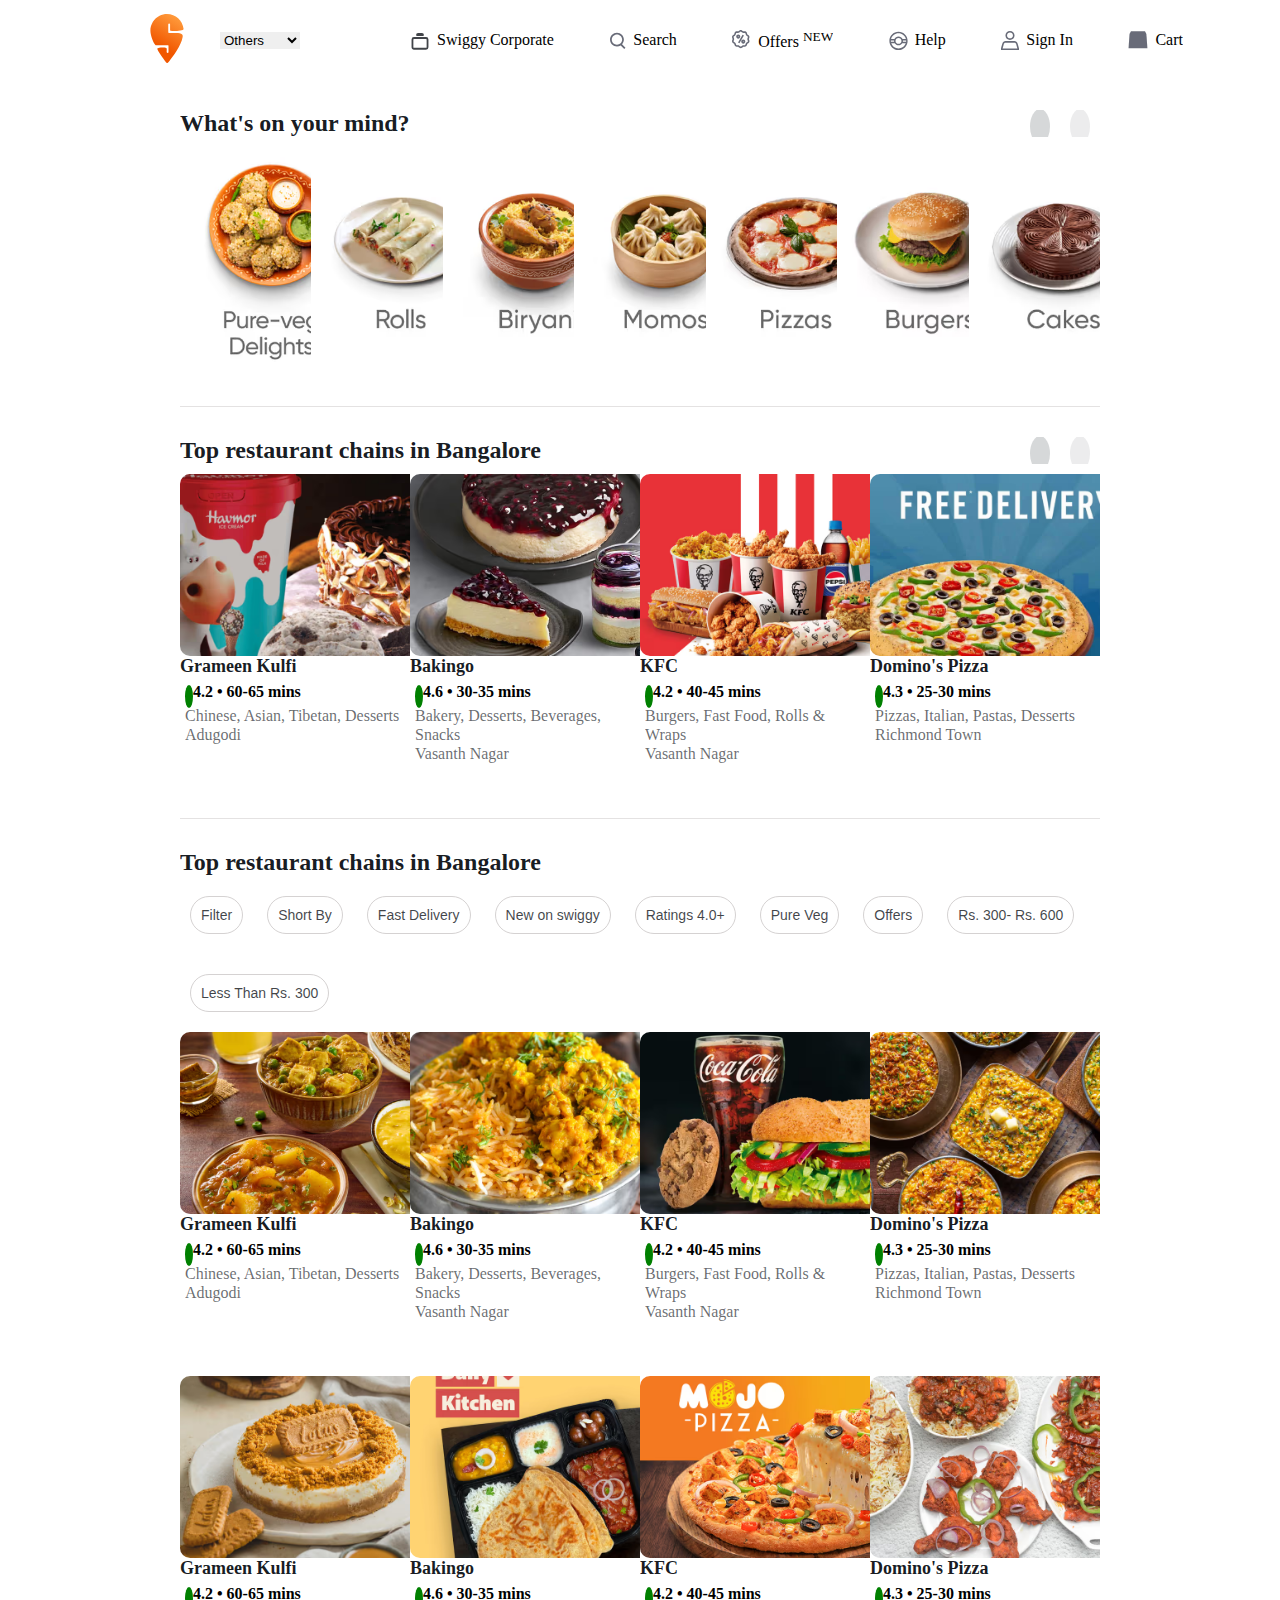
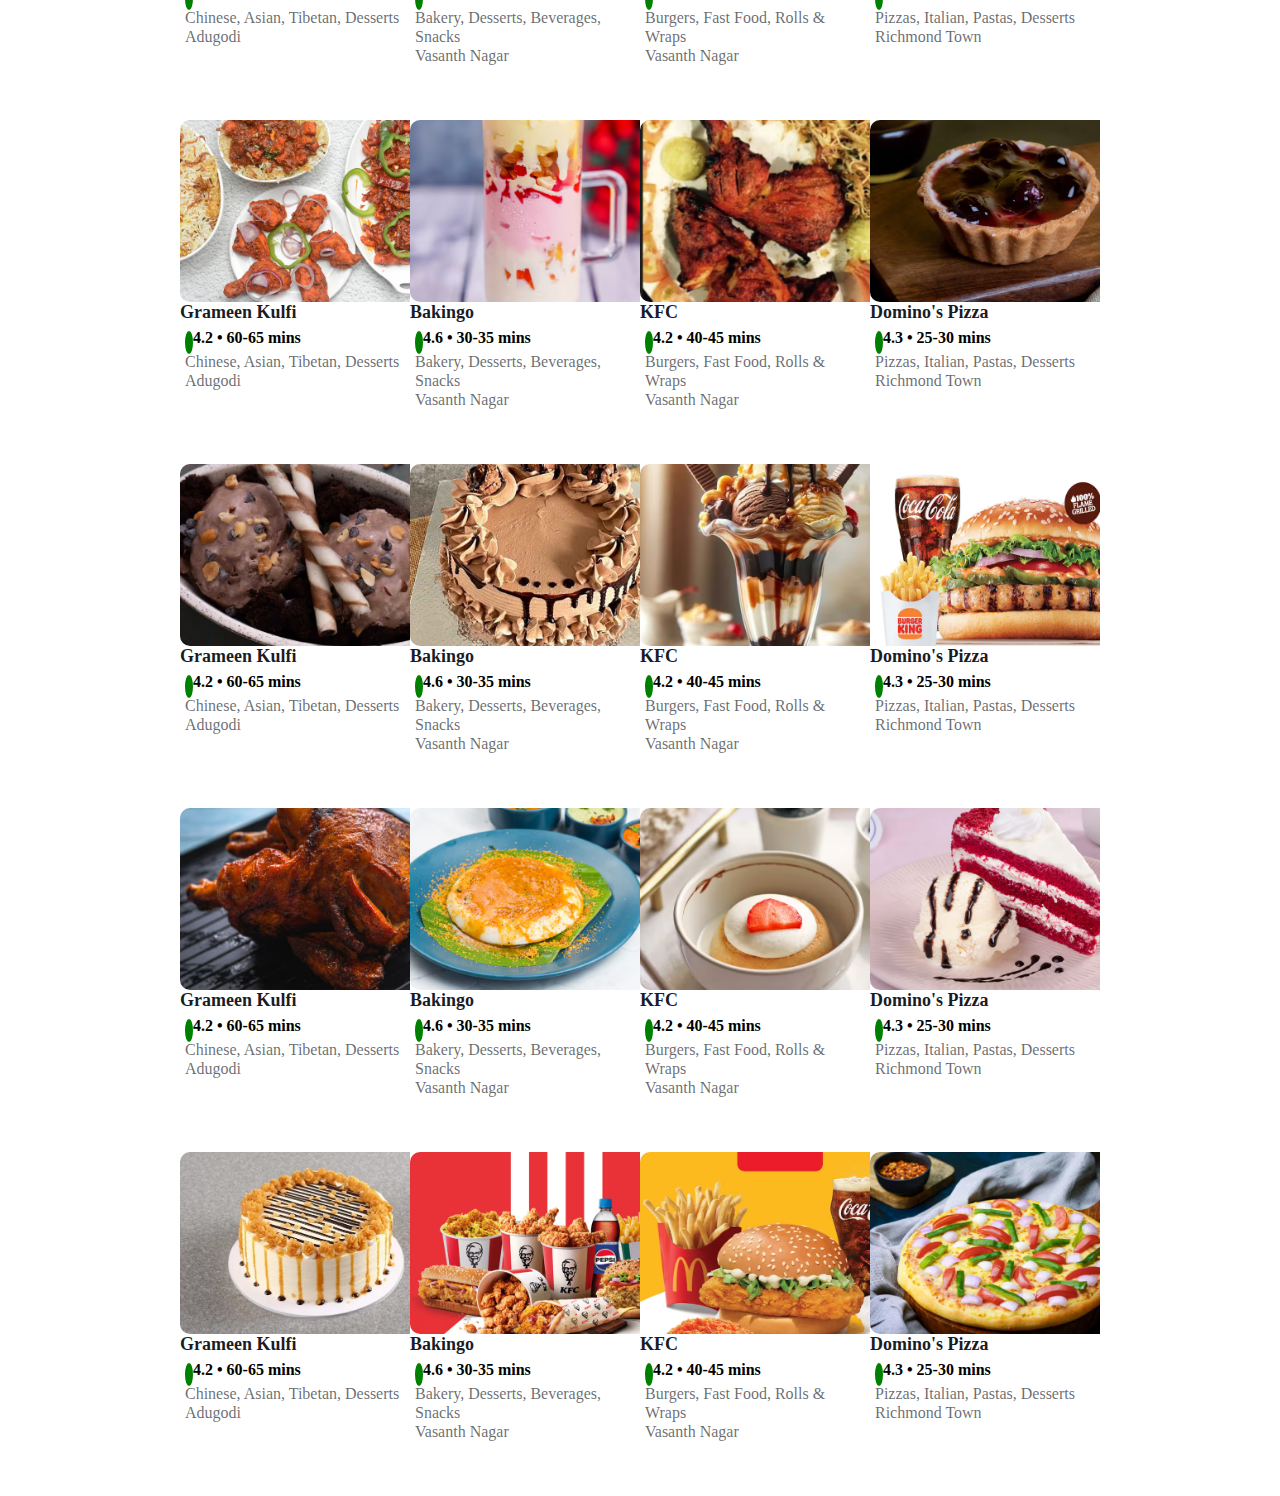
<file: index.html>
<!DOCTYPE html>
<html lang="en">

<head>
    <meta charset="UTF-8">
    <meta name="viewport" content="width=device-width, initial-scale=1.0">
    <title>Swiggy Food Delivery Website</title>
    <link rel="stylesheet" href="./style.css">

    <link rel="stylesheet" href="https://cdnjs.cloudflare.com/ajax/libs/font-awesome/6.6.0/css/all.min.css" integrity="sha512-Kc323vGBEqzTmouAECnVceyQqyqdsSiqLQISBL29aUW4U/M7pSPA/gEUZQqv1cwx4OnYxTxve5UMg5GT6L4JJg==" crossorigin="anonymous" referrerpolicy="no-referrer" />
</head>

<body>
    <div class="swiggy">
        <div class="swiggy-header">
            <header>
                <div class="header-left">
                    <div class="logo">
                        <svg class="_8pSp-" viewBox="0 0 559 825" height="49" width="34" fill="#fc8019">
                            <path fill-rule="evenodd" clip-rule="evenodd"
                                d="M542.92 388.542C546.805 366.526 542.355 349.598 530.881 340.76C513.621 327.466 487.698 320.236 425.954 320.236C380.271 320.236 331.225 320.286 310.268 320.275C308.322 319.894 301.285 317.604 301.02 309.112L300.734 174.289C300.727 165.779 307.531 158.857 315.943 158.839C324.369 158.825 331.204 165.723 331.211 174.226C331.211 174.226 331.421 247.414 331.441 273.424C331.441 275.936 332.892 281.8 338.549 283.328C375.43 293.267 561.865 285.999 558.967 251.804C543.147 109.96 424.476 0 280.394 0C235.021 0 192.065 10.9162 154.026 30.2754C62.9934 77.5955 -1.65904 173.107 0.0324268 283.43C1.23215 361.622 52.2203 500.605 83.434 521.234C97.8202 530.749 116.765 527.228 201.484 527.228C239.903 527.228 275.679 527.355 293.26 527.436C295.087 527.782 304.671 530.001 304.671 538.907L304.894 641.393C304.915 649.907 298.104 656.826 289.678 656.829C281.266 656.843 274.434 649.953 274.42 641.446C274.42 641.446 275.17 600.322 275.17 584.985C275.17 581.435 275.424 575.339 265.178 570.727C231.432 555.553 121.849 564.712 115.701 581.457C113.347 587.899 125.599 612.801 144.459 644.731C170.102 685.624 211.889 747.245 245.601 792.625C261.047 813.417 268.77 823.813 280.467 824.101C292.165 824.389 300.514 814.236 317.213 793.928C383.012 713.909 516.552 537.663 542.92 388.542Z"
                                fill="url(#paint0_linear_19447_66107)"></path>
                                <defs>
                                    <linearGradient id="paint0_linear_19447_66107" x1="445.629" y1="63.8626" x2="160.773"
                                        y2="537.598" gradientUnits="userSpaceOnUse">
                                        <stop stop-color="#FF993A"></stop>
                                        <stop offset="1" stop-color="#F15700"></stop>
                                    </linearGradient>
                            </defs>
                        </svg>
                    </div>
                    <div class="loc">
                        <select name="" id="">
                            <option value="">Others</option>
                        </select>
                    </div>
                </div>
                <div class="header-right">
                    <div class="option-1">
                        <svg class="_1GTCc" viewBox="0 0 20 20" height="20" width="20" fill="#ff00ff">
                            <rect x="2.46094" y="7.98145" width="15.0784" height="10.7765" rx="1.52523" stroke="#02060C"
                                stroke-opacity="0.75" fill="none" stroke-width="1.8" stroke-linejoin="round"></rect>
                            <path
                                d="M6.17822 4.91866C6.17822 3.90782 6.99767 3.08838 8.0085 3.08838H11.9916C13.0024 3.08838 13.8219 3.90782 13.8219 4.91866V5.22965C13.8219 5.61625 13.5085 5.92965 13.1219 5.92965H6.87822C6.49162 5.92965 6.17822 5.61625 6.17822 5.22965V4.91866Z"
                                fill="#02060C" fill-opacity="0.75"></path>
                        </svg>
                        <span>Swiggy Corporate</span>
                    </div>
                    <div class="option-2">
                        <svg class="_1GTCc" viewBox="5 -1 12 25" height="17" width="17" fill="#686b78">
                            <path
                                d="M17.6671481,17.1391632 L22.7253317,22.1973467 L20.9226784,24 L15.7041226,18.7814442 C14.1158488,19.8024478 12.225761,20.3946935 10.1973467,20.3946935 C4.56550765,20.3946935 0,15.8291858 0,10.1973467 C0,4.56550765 4.56550765,0 10.1973467,0 C15.8291858,0 20.3946935,4.56550765 20.3946935,10.1973467 C20.3946935,12.8789625 19.3595949,15.3188181 17.6671481,17.1391632 Z M10.1973467,17.8453568 C14.4212261,17.8453568 17.8453568,14.4212261 17.8453568,10.1973467 C17.8453568,5.97346742 14.4212261,2.54933669 10.1973467,2.54933669 C5.97346742,2.54933669 2.54933669,5.97346742 2.54933669,10.1973467 C2.54933669,14.4212261 5.97346742,17.8453568 10.1973467,17.8453568 Z">
                            </path>
                        </svg>
                        <span>Search</span>
                    </div>
                    <div class="option-3">
                        <svg class="_1GTCc" viewBox="0 0 32 32" height="19" width="19" fill="#686b78">
                            <path
                                d="M14.2 2.864l-1.899 1.38c-0.612 0.447-1.35 0.687-2.11 0.687h-2.352c-0.386 0-0.727 0.248-0.845 0.613l-0.728 2.238c-0.235 0.721-0.691 1.348-1.302 1.79l-1.905 1.385c-0.311 0.226-0.442 0.626-0.323 0.991l0.728 2.241c0.232 0.719 0.232 1.492-0.001 2.211l-0.727 2.237c-0.119 0.366 0.011 0.767 0.323 0.994l1.906 1.384c0.61 0.445 1.064 1.070 1.3 1.79l0.728 2.24c0.118 0.365 0.459 0.613 0.844 0.613h2.352c0.759 0 1.497 0.24 2.107 0.685l1.9 1.381c0.313 0.227 0.736 0.227 1.048 0.001l1.9-1.38c0.613-0.447 1.349-0.687 2.11-0.687h2.352c0.384 0 0.726-0.248 0.845-0.615l0.727-2.235c0.233-0.719 0.688-1.346 1.302-1.794l1.904-1.383c0.311-0.226 0.442-0.627 0.323-0.993l-0.728-2.239c-0.232-0.718-0.232-1.49 0.001-2.213l0.727-2.238c0.119-0.364-0.012-0.765-0.324-0.992l-1.901-1.383c-0.614-0.445-1.070-1.074-1.302-1.793l-0.727-2.236c-0.119-0.366-0.461-0.614-0.845-0.614h-2.352c-0.76 0-1.497-0.239-2.107-0.685l-1.903-1.382c-0.313-0.227-0.736-0.226-1.047-0.001zM16.829 0.683l1.907 1.385c0.151 0.11 0.331 0.168 0.521 0.168h2.352c1.551 0 2.927 1 3.408 2.475l0.728 2.241c0.057 0.177 0.169 0.332 0.321 0.442l1.902 1.383c1.258 0.912 1.784 2.531 1.304 4.006l-0.726 2.234c-0.058 0.182-0.058 0.375-0.001 0.552l0.727 2.237c0.48 1.477-0.046 3.096-1.303 4.007l-1.9 1.38c-0.153 0.112-0.266 0.268-0.324 0.447l-0.727 2.237c-0.48 1.477-1.856 2.477-3.408 2.477h-2.352c-0.19 0-0.37 0.058-0.523 0.17l-1.904 1.383c-1.256 0.911-2.956 0.911-4.213-0.001l-1.903-1.384c-0.15-0.11-0.332-0.168-0.521-0.168h-2.352c-1.554 0-2.931-1.001-3.408-2.477l-0.726-2.234c-0.059-0.18-0.173-0.338-0.324-0.448l-1.902-1.381c-1.258-0.912-1.784-2.53-1.304-4.008l0.727-2.235c0.058-0.179 0.058-0.373 0.001-0.551l-0.727-2.236c-0.481-1.476 0.046-3.095 1.302-4.006l1.905-1.385c0.151-0.11 0.264-0.265 0.323-0.444l0.727-2.235c0.478-1.476 1.855-2.477 3.408-2.477h2.352c0.189 0 0.371-0.059 0.523-0.17l1.902-1.383c1.256-0.911 2.956-0.911 4.212 0zM18.967 23.002c-1.907 0-3.453-1.546-3.453-3.453s1.546-3.453 3.453-3.453c1.907 0 3.453 1.546 3.453 3.453s-1.546 3.453-3.453 3.453zM18.967 20.307c0.419 0 0.758-0.339 0.758-0.758s-0.339-0.758-0.758-0.758c-0.419 0-0.758 0.339-0.758 0.758s0.339 0.758 0.758 0.758zM10.545 14.549c-1.907 0-3.453-1.546-3.453-3.453s1.546-3.453 3.453-3.453c1.907 0 3.453 1.546 3.453 3.453s-1.546 3.453-3.453 3.453zM10.545 11.855c0.419 0 0.758-0.339 0.758-0.758s-0.339-0.758-0.758-0.758c-0.419 0-0.758 0.339-0.758 0.758s0.339 0.758 0.758 0.758zM17.78 7.882l2.331 1.352-7.591 13.090-2.331-1.352 7.591-13.090z">
                            </path>
                        </svg>
                        <span>
                            Offers
                            <sup>NEW</sup>
                        </span>

                    </div>
                    <div class="option-4">
                        <svg class="_1GTCc" viewBox="6 -1 12 25" height="19" width="19" fill="#686b78">
                            <path
                                d="M21.966903,13.2244898 C22.0156989,12.8231523 22.0408163,12.4145094 22.0408163,12 C22.0408163,11.8357822 22.036874,11.6724851 22.029079,11.5101984 L17.8574333,11.5102041 C17.8707569,11.6717062 17.877551,11.8350597 17.877551,12 C17.877551,12.4199029 17.8335181,12.8295214 17.749818,13.2244898 L21.966903,13.2244898 Z M21.5255943,15.1836735 L16.9414724,15.1836735 C15.8950289,16.8045422 14.0728218,17.877551 12,17.877551 C9.92717823,17.877551 8.1049711,16.8045422 7.05852762,15.1836735 L2.47440565,15.1836735 C3.80564362,19.168549 7.56739481,22.0408163 12,22.0408163 C16.4326052,22.0408163 20.1943564,19.168549 21.5255943,15.1836735 Z M21.7400381,9.55102041 C20.6468384,5.18931674 16.7006382,1.95918367 12,1.95918367 C7.2993618,1.95918367 3.3531616,5.18931674 2.25996187,9.55102041 L6.6553883,9.55102041 C7.58404845,7.5276442 9.62792376,6.12244898 12,6.12244898 C14.3720762,6.12244898 16.4159515,7.5276442 17.3446117,9.55102041 L21.7400381,9.55102041 Z M2.03309705,13.2244898 L6.25018203,13.2244898 C6.16648186,12.8295214 6.12244898,12.4199029 6.12244898,12 C6.12244898,11.8350597 6.1292431,11.6717062 6.14256675,11.5102041 L1.97092075,11.5102041 C1.96312595,11.6724851 1.95918367,11.8357822 1.95918367,12 C1.95918367,12.4145094 1.98430112,12.8231523 2.03309705,13.2244898 Z M12,24 C5.372583,24 0,18.627417 0,12 C0,5.372583 5.372583,0 12,0 C18.627417,0 24,5.372583 24,12 C24,18.627417 18.627417,24 12,24 Z M12,15.9183673 C14.1640545,15.9183673 15.9183673,14.1640545 15.9183673,12 C15.9183673,9.83594547 14.1640545,8.08163265 12,8.08163265 C9.83594547,8.08163265 8.08163265,9.83594547 8.08163265,12 C8.08163265,14.1640545 9.83594547,15.9183673 12,15.9183673 Z">
                            </path>
                        </svg>
                        <span>Help</span>
                    </div>
                    <div class="option-5">
                        <svg class="_1GTCc" viewBox="6 0 12 24" height="19" width="18" fill="#686b78">
                            <path
                                d="M11.9923172,11.2463768 C8.81761115,11.2463768 6.24400341,8.72878961 6.24400341,5.62318841 C6.24400341,2.5175872 8.81761115,0 11.9923172,0 C15.1670232,0 17.740631,2.5175872 17.740631,5.62318841 C17.740631,8.72878961 15.1670232,11.2463768 11.9923172,11.2463768 Z M11.9923172,9.27536232 C14.0542397,9.27536232 15.7257581,7.64022836 15.7257581,5.62318841 C15.7257581,3.60614845 14.0542397,1.97101449 11.9923172,1.97101449 C9.93039471,1.97101449 8.25887628,3.60614845 8.25887628,5.62318841 C8.25887628,7.64022836 9.93039471,9.27536232 11.9923172,9.27536232 Z M24,24 L0,24 L1.21786143,19.7101449 L2.38352552,15.6939891 C2.85911209,14.0398226 4.59284263,12.7536232 6.3530098,12.7536232 L17.6316246,12.7536232 C19.3874139,12.7536232 21.1256928,14.0404157 21.6011089,15.6939891 L22.9903494,20.5259906 C23.0204168,20.63057 23.0450458,20.7352884 23.0641579,20.8398867 L24,24 Z M21.1127477,21.3339312 L21.0851024,21.2122487 C21.0772161,21.1630075 21.0658093,21.1120821 21.0507301,21.0596341 L19.6614896,16.2276325 C19.4305871,15.4245164 18.4851476,14.7246377 17.6316246,14.7246377 L6.3530098,14.7246377 C5.4959645,14.7246377 4.55444948,15.4231177 4.32314478,16.2276325 L2.75521062,21.6811594 L2.65068631,22.0289855 L21.3185825,22.0289855 L21.1127477,21.3339312 Z">
                            </path>
                        </svg>
                        <span>Sign In</span>
                    </div>
                    <div class="option-6">
                        <svg class="_1GTCc _2MSid" viewBox="-1 0 37 32" height="20" width="20" fill="#686b78">
                            <path d="M4.438 0l-2.598 5.11-1.84 26.124h34.909l-1.906-26.124-2.597-5.11z"></path>
                        </svg>
                        <span>Cart</span>
                    </div>
                </div>
            </header>
        </div>  

        <!-- Section- -->

<section>
    <!-- Section-1 -->
    <div class="section-1">
        <div class="section1-top">
            <div>
                <p>What's on your mind?</p>
            </div>
            <div>
                <span><i class="fa-solid fa-arrow-left"></i></span>
                <span><i class="fa-solid fa-arrow-right"></i></span>
            </div>
        </div>
        <div>
            <div class="card">
                <div>
                    <img src="./Assets/09d27322-ce6b-4de3-8e54-2d959186ce8b_PCTilePCTile2.avif" alt="">
                </div>
                <div>
                    <img src="./Assets/58760e8e-324f-479e-88fa-31800120ea38_Rolls1.avif" alt="">
                </div>
                <div>
                    <img src="./Assets/6ef07bda-b707-48ea-9b14-2594071593d1_Biryani.avif" alt="">
                </div>
                <div>
                    <img src="./Assets/6ef07bda-b707-48ea-9b14-2594071593d1_Momos.avif" alt="">
                </div>
                <div>
                    <img src="./Assets/6ef07bda-b707-48ea-9b14-2594071593d1_Pizzas.avif" alt="">
                </div>
                <div>
                    <img src="./Assets/8f508de7-e0ac-4ba8-b54d-def9db98959e_burger.avif" alt="">
                </div>
                <div>
                    <img src="./Assets/8f508de7-e0ac-4ba8-b54d-def9db98959e_cake.avif" alt="">
                </div>

            </div>
        </div>
    </div>

    <!-- Sectio-2 -->
    <div class="section-2">
        <div class="section2-top">
            <div>
                <p>Top restaurant chains in Bangalore</p>
            </div>
            <div>
                <span><i class="fa-solid fa-arrow-left"></i></span>
                <span><i class="fa-solid fa-arrow-right"></i></span>
            </div>
        </div>
        <div class="section2-bottom">
            <div class="card-1">
                <div class="card-header">
                    <span> 60% OFF UPTO ₹120</span>
                </div>
                <div class="card-body">
                    Grameen Kulfi
                </div>
                <div class="card-footer">
                    <i class="fa-solid fa-star"></i>
                    <span>4.2 • 60-65 mins</span>
                    <p>Chinese, Asian, Tibetan, Desserts</p>
                    <p>Adugodi</p> 
                </div>
            </div>
            <div class="card-2">
                <div class="card-header">
                    <span>ITEMS AT ₹299</span>
                </div>
                <div class="card-body">
                    Bakingo
                </div>
                <div class="card-footer">
                    <i class="fa-solid fa-star"></i>
                    <span>4.6 • 30-35 mins</span>
                    <p>Bakery, Desserts, Beverages, Snacks</p>
                    <p> Vasanth Nagar</p> 
                </div>
            </div>
            <div class="card-3">
                <div class="card-header">
                    <span> 60% OFF UPTO ₹120</span>
                </div>
                <div class="card-body">
                    KFC
                </div>
                <div class="card-footer">
                    <i class="fa-solid fa-star"></i>
                    <span>4.2 • 40-45 mins</span>
                    <p>Burgers, Fast Food, Rolls & Wraps</p>
                    <p> Vasanth Nagar</p> 
                </div>
            </div>
            <div class="card-4">
                <div class="card-header">
                    <span> ₹150 OFF ABOVE ₹299</span>
                </div>
                <div class="card-body">
                    Domino's Pizza
                </div>
                <div class="card-footer">
                    <i class="fa-solid fa-star"></i>
                    <span>4.3 • 25-30 mins</span>
                    <p>Pizzas, Italian, Pastas, Desserts</p>
                    <p>Richmond Town</p> 
                </div>
            </div>

        </div>
    </div>

   <!-- Section-3 -->
   <div class="section-3">
    <div class="section3-top">
        <div>
            <p>Top restaurant chains in Bangalore</p>
            <div>
                <button>Filter</button>
                <button>Short By</button>
                <button>Fast Delivery</button>
                <button>New on swiggy</button>
                <button>Ratings 4.0+</button>
                <button>Pure Veg</button>
                <button>Offers</button>
                <button>Rs. 300- Rs. 600</button>
                <button>Less Than Rs. 300</button>
            </div> 

        </div>
        
    </div>
    <div class="section3-bottom">
        <div class="card-5">
            <div class="card-header">
                <span> 60% OFF UPTO ₹120</span>
            </div>
            <div class="card-body">
                Grameen Kulfi
            </div>
            <div class="card-footer">
                <i class="fa-solid fa-star"></i>
                <span>4.2 • 60-65 mins</span>
                <p>Chinese, Asian, Tibetan, Desserts</p>
                <p>Adugodi</p> 
            </div>
        </div>

        <div class="card-6">
            <div class="card-header">
                <span>ITEMS AT ₹299</span>
            </div>
            <div class="card-body">
                Bakingo
            </div>
            <div class="card-footer">
                <i class="fa-solid fa-star"></i>
                <span>4.6 • 30-35 mins</span>
                <p>Bakery, Desserts, Beverages, Snacks</p>
                <p> Vasanth Nagar</p> 
            </div>
        </div>

        <div class="card-7">
            <div class="card-header">
                <span> 60% OFF UPTO ₹120</span>
            </div>
            <div class="card-body">
                KFC
            </div>
            <div class="card-footer">
                <i class="fa-solid fa-star"></i>
                <span>4.2 • 40-45 mins</span>
                <p>Burgers, Fast Food, Rolls & Wraps</p>
                <p> Vasanth Nagar</p> 
            </div>
        </div>

        <div class="card-8">
            <div class="card-header">
                <span> ₹150 OFF ABOVE ₹299</span>
            </div>
            <div class="card-body">
                Domino's Pizza
            </div>
            <div class="card-footer">
                <i class="fa-solid fa-star"></i>
                <span>4.3 • 25-30 mins</span>
                <p>Pizzas, Italian, Pastas, Desserts</p>
                <p>Richmond Town</p> 
            </div>
        </div>



        <div class="card-9">
            <div class="card-header">
                <span> 60% OFF UPTO ₹120</span>
            </div>
            <div class="card-body">
                Grameen Kulfi
            </div>
            <div class="card-footer">
                <i class="fa-solid fa-star"></i>
                <span>4.2 • 60-65 mins</span>
                <p>Chinese, Asian, Tibetan, Desserts</p>
                <p>Adugodi</p> 
            </div>
        </div>

        <div class="card-10">
            <div class="card-header">
                <span>ITEMS AT ₹299</span>
            </div>
            <div class="card-body">
                Bakingo
            </div>
            <div class="card-footer">
                <i class="fa-solid fa-star"></i>
                <span>4.6 • 30-35 mins</span>
                <p>Bakery, Desserts, Beverages, Snacks</p>
                <p> Vasanth Nagar</p> 
            </div>
        </div>

        <div class="card-11">
            <div class="card-header">
                <span> 60% OFF UPTO ₹120</span>
            </div>
            <div class="card-body">
                KFC
            </div>
            <div class="card-footer">
                <i class="fa-solid fa-star"></i>
                <span>4.2 • 40-45 mins</span>
                <p>Burgers, Fast Food, Rolls & Wraps</p>
                <p> Vasanth Nagar</p> 
            </div>
        </div>

        <div class="card-12">
            <div class="card-header">
                <span> ₹150 OFF ABOVE ₹299</span>
            </div>
            <div class="card-body">
                Domino's Pizza
            </div>
            <div class="card-footer">
                <i class="fa-solid fa-star"></i>
                <span>4.3 • 25-30 mins</span>
                <p>Pizzas, Italian, Pastas, Desserts</p>
                <p>Richmond Town</p> 
            </div>
        </div>

        <div class="card-12">
            <div class="card-header">
                <span> 60% OFF UPTO ₹120</span>
            </div>
            <div class="card-body">
                Grameen Kulfi
            </div>
            <div class="card-footer">
                <i class="fa-solid fa-star"></i>
                <span>4.2 • 60-65 mins</span>
                <p>Chinese, Asian, Tibetan, Desserts</p>
                <p>Adugodi</p> 
            </div>
        </div>

        <div class="card-13">
            <div class="card-header">
                <span>ITEMS AT ₹299</span>
            </div>
            <div class="card-body">
                Bakingo
            </div>
            <div class="card-footer">
                <i class="fa-solid fa-star"></i>
                <span>4.6 • 30-35 mins</span>
                <p>Bakery, Desserts, Beverages, Snacks</p>
                <p> Vasanth Nagar</p> 
            </div>
        </div>

        <div class="card-14">
            <div class="card-header">
                <span> 60% OFF UPTO ₹120</span>
            </div>
            <div class="card-body">
                KFC
            </div>
            <div class="card-footer">
                <i class="fa-solid fa-star"></i>
                <span>4.2 • 40-45 mins</span>
                <p>Burgers, Fast Food, Rolls & Wraps</p>
                <p> Vasanth Nagar</p> 
            </div>
        </div>

        <div class="card-15">
            <div class="card-header">
                <span> ₹150 OFF ABOVE ₹299</span>
            </div>
            <div class="card-body">
                Domino's Pizza
            </div>
            <div class="card-footer">
                <i class="fa-solid fa-star"></i>
                <span>4.3 • 25-30 mins</span>
                <p>Pizzas, Italian, Pastas, Desserts</p>
                <p>Richmond Town</p> 
            </div>
        </div>



        <div class="card-16">
            <div class="card-header">
                <span> 60% OFF UPTO ₹120</span>
            </div>
            <div class="card-body">
                Grameen Kulfi
            </div>
            <div class="card-footer">
                <i class="fa-solid fa-star"></i>
                <span>4.2 • 60-65 mins</span>
                <p>Chinese, Asian, Tibetan, Desserts</p>
                <p>Adugodi</p> 
            </div>
        </div>

        <div class="card-17">
            <div class="card-header">
                <span>ITEMS AT ₹299</span>
            </div>
            <div class="card-body">
                Bakingo
            </div>
            <div class="card-footer">
                <i class="fa-solid fa-star"></i>
                <span>4.6 • 30-35 mins</span>
                <p>Bakery, Desserts, Beverages, Snacks</p>
                <p> Vasanth Nagar</p> 
            </div>
        </div>

        <div class="card-18">
            <div class="card-header">
                <span> 60% OFF UPTO ₹120</span>
            </div>
            <div class="card-body">
                KFC
            </div>
            <div class="card-footer">
                <i class="fa-solid fa-star"></i>
                <span>4.2 • 40-45 mins</span>
                <p>Burgers, Fast Food, Rolls & Wraps</p>
                <p> Vasanth Nagar</p> 
            </div>
        </div>

        <div class="card-19">
            <div class="card-header">
                <span> ₹150 OFF ABOVE ₹299</span>
            </div>
            <div class="card-body">
                Domino's Pizza
            </div>
            <div class="card-footer">
                <i class="fa-solid fa-star"></i>
                <span>4.3 • 25-30 mins</span>
                <p>Pizzas, Italian, Pastas, Desserts</p>
                <p>Richmond Town</p> 
            </div>
        </div>

        <div class="card-20">
            <div class="card-header">
                <span> 60% OFF UPTO ₹120</span>
            </div>
            <div class="card-body">
                Grameen Kulfi
            </div>
            <div class="card-footer">
                <i class="fa-solid fa-star"></i>
                <span>4.2 • 60-65 mins</span>
                <p>Chinese, Asian, Tibetan, Desserts</p>
                <p>Adugodi</p> 
            </div>
        </div>

        <div class="card-21">
            <div class="card-header">
                <span>ITEMS AT ₹299</span>
            </div>
            <div class="card-body">
                Bakingo
            </div>
            <div class="card-footer">
                <i class="fa-solid fa-star"></i>
                <span>4.6 • 30-35 mins</span>
                <p>Bakery, Desserts, Beverages, Snacks</p>
                <p> Vasanth Nagar</p> 
            </div>
        </div>

        <div class="card-22">
            <div class="card-header">
                <span> 60% OFF UPTO ₹120</span>
            </div>
            <div class="card-body">
                KFC
            </div>
            <div class="card-footer">
                <i class="fa-solid fa-star"></i>
                <span>4.2 • 40-45 mins</span>
                <p>Burgers, Fast Food, Rolls & Wraps</p>
                <p> Vasanth Nagar</p> 
            </div>
        </div>

        <div class="card-23">
            <div class="card-header">
                <span> ₹150 OFF ABOVE ₹299</span>
            </div>
            <div class="card-body">
                Domino's Pizza
            </div>
            <div class="card-footer">
                <i class="fa-solid fa-star"></i>
                <span>4.3 • 25-30 mins</span>
                <p>Pizzas, Italian, Pastas, Desserts</p>
                <p>Richmond Town</p> 
            </div>
        </div>



        <div class="card-24">
            <div class="card-header">
                <span> 60% OFF UPTO ₹120</span>
            </div>
            <div class="card-body">
                Grameen Kulfi
            </div>
            <div class="card-footer">
                <i class="fa-solid fa-star"></i>
                <span>4.2 • 60-65 mins</span>
                <p>Chinese, Asian, Tibetan, Desserts</p>
                <p>Adugodi</p> 
            </div>
        </div>

        <div class="card-25">
            <div class="card-header">
                <span>ITEMS AT ₹299</span>
            </div>
            <div class="card-body">
                Bakingo
            </div>
            <div class="card-footer">
                <i class="fa-solid fa-star"></i>
                <span>4.6 • 30-35 mins</span>
                <p>Bakery, Desserts, Beverages, Snacks</p>
                <p> Vasanth Nagar</p> 
            </div>
        </div>

        <div class="card-26">
            <div class="card-header">
                <span> 60% OFF UPTO ₹120</span>
            </div>
            <div class="card-body">
                KFC
            </div>
            <div class="card-footer">
                <i class="fa-solid fa-star"></i>
                <span>4.2 • 40-45 mins</span>
                <p>Burgers, Fast Food, Rolls & Wraps</p>
                <p> Vasanth Nagar</p> 
            </div>
        </div>

        <div class="card-27">
            <div class="card-header">
                <span> ₹150 OFF ABOVE ₹299</span>
            </div>
            <div class="card-body">
                Domino's Pizza
            </div>
            <div class="card-footer">
                <i class="fa-solid fa-star"></i>
                <span>4.3 • 25-30 mins</span>
                <p>Pizzas, Italian, Pastas, Desserts</p>
                <p>Richmond Town</p> 
            </div>
        </div>

    </div>
</div>
    
   
</section>
    </div>


   





</body>

</html>
</file>
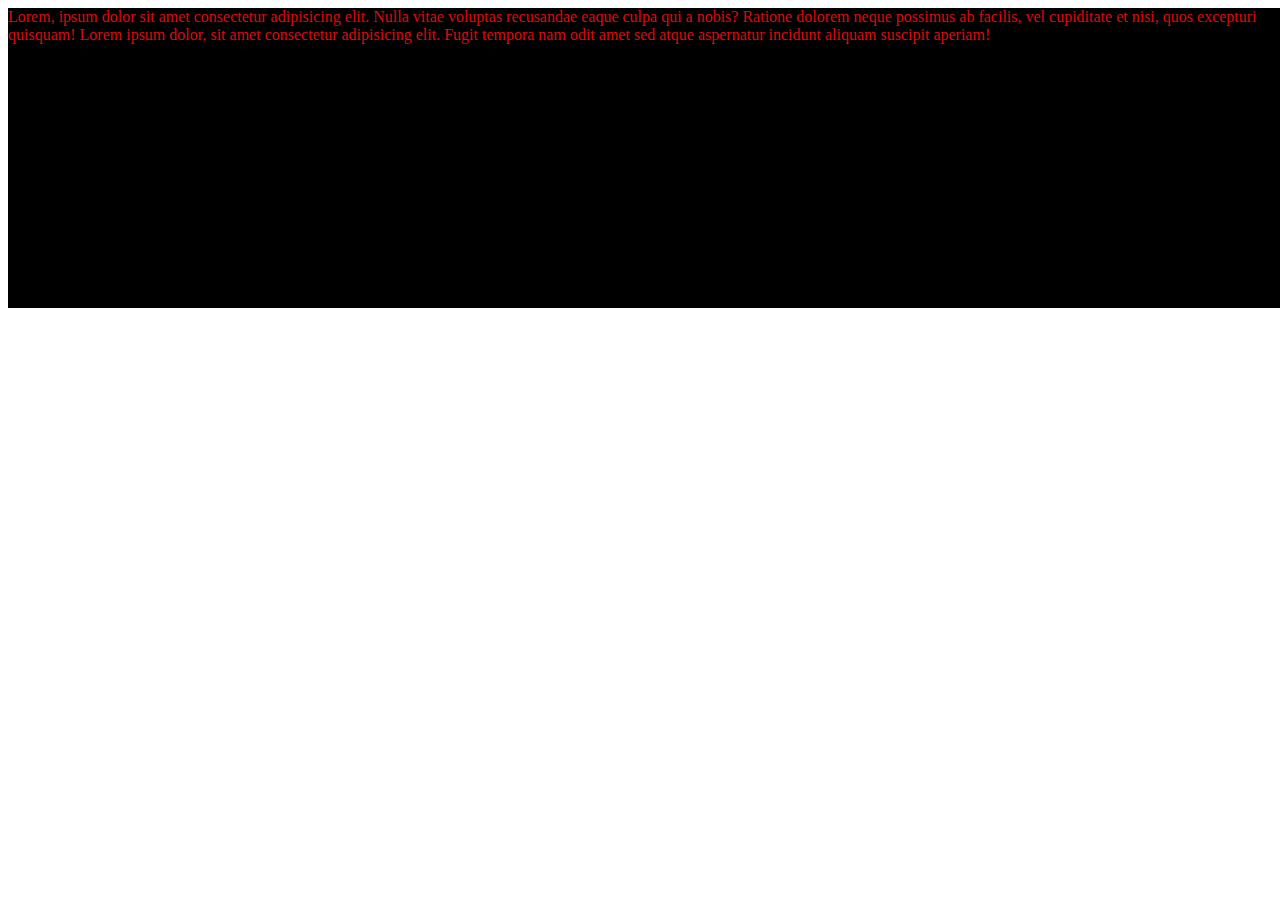
<file: test.html>
<!DOCTYPE html>
<html lang="en">
<head>
    <meta charset="UTF-8">
    <meta name="viewport" content="width=device-width, initial-scale=1.0">
    <title>Document</title>
    <style>
        .test{
    height: 300px;
    width: 100vw;
    background-color: black;
    color: rgb(221, 11, 11);
}
    </style>
</head>
<body>
    <div class="test">
        Lorem, ipsum dolor sit amet consectetur adipisicing elit. Nulla vitae voluptas recusandae eaque culpa qui a nobis? Ratione dolorem neque possimus ab facilis, vel cupiditate et nisi, quos excepturi quisquam!
    
    
        Lorem ipsum dolor, sit amet consectetur adipisicing elit. Fugit tempora nam odit amet sed atque aspernatur incidunt aliquam suscipit aperiam!
    </div>
</body>
</html>
</file>
<file: style.css>
* {
  padding: 0;
  margin: 0;
  overflow-x: hidden;
}
.swiggy-header {
  height: 80px;
  width: 100%;
  padding: 0 30px;
}
header {
  height: 80px;
  /* padding: 0 30px; */
  display: grid;
  grid-template-columns: 3fr 9fr;
  margin: 0px 120px;
}
.header-left {
  display: flex;
  align-items: center;
  justify-content: space-between;
  width: 150px;
}
._1GTCc:hover{
  fill: orange;
}
.loc select {
  width: 80px;
  border: none;
}
.header-right {
  display: flex;
  justify-content: space-between;
  align-items: center;
}

.header-right > div {
  display: flex;
  align-items: center;
}

/* .option-1.option-2,.option-3,.option-4,.option-4,.option-5,.option-6:hover{
    color: yellow;
} */

.header-right span {
  margin: 0px 7px;
}

/*  
    Section
*/
section {
  margin: 0px 180px;
}
.section1-top,
.section2-top,
.section3-top {
  align-items: center;
  display: flex;
  justify-content: space-between;
  margin-top: 30px;
}
.fa-arrow-left,
.fa-arrow-right {
  padding: 10px;
  border-radius: 50%;
  font-size: 14px;
  margin: 0px 10px;
  background-color: rgb(236, 236, 237);
  color: rgb(155, 157, 160);
}
.fa-arrow-left,
.fa-arrow-right:hover {
  background-color: rgb(214, 216, 217);
  color: rgb(35, 38, 43);
  cursor: pointer;
}
.section1-top,
.section2-top,
.section3-top p {
  font-size: 24px;
  font-weight: bold;
  color: rgba(2, 6, 12, 0.92);
}
.card {
  display: flex;
  justify-content: space-between;
  padding-bottom: 40px;
  border-bottom: 0.5px solid rgb(228, 226, 226);
}
.card img {
  width: 180px;
}
.section-2 {
  padding-bottom: 40px;
  border-bottom: 0.5px solid rgb(228, 226, 226);
}

.section2-bottom {
  display: flex;
  justify-content: space-between;
  margin: 10px 0px;
}

.card-header {
  background-image: url(./Assets/ice-cream.avif);
  background-position: center;
  background-repeat: no-repeat;
  background-size: cover;
  width: 273px;
  height: 182px;
  border-radius: 10px;
  z-index: -100;
}
.card-header span {
  z-index: 100;
  position: absolute;
  color: #fff;
  bottom: 100px;
  padding: 10px;
  font-size: 24px;
  font-weight: 800;
}
.card-body {
  font-size: 18px;
  font-weight: 900;
  color: rgba(2, 6, 12, 0.92);
}
.card-footer {
  padding: 5px;
  font-size: 16px;
  font-weight: 300;
  line-height: 19px;
  color: rgba(2, 6, 12, 0.6);
}
.fa-star {
  font-size: 14px;
  padding: 4px;
  background-color: green;
  border-radius: 50%;
  color: #fff;
}
.card-footer span {
  display: inline-block;
  font-size: 16px;
  font-weight: 600;
  color: black;
  align-items: center;
}

.card-2 > .card-header {
  background-image: url(./Assets/Bakingo.avif);
}
.card-3 > .card-header {
  background-image: url(./Assets/KFC.avif);
}
.card-4 > .card-header {
  background-image: url(./Assets/pizza.avif);
}

/* 
    section-3

*/

.section3-bottom {
  display: grid;
  grid-template-columns: 3fr 3fr 3fr 3fr;
}
.section3-bottom .card-footer {
  margin-bottom: 50px;
}
.section-3 button {
  margin: 20px 10px;
  font-size: 14px;
  padding: 10px;
  border-radius: 20px;
  border: none;
  border: 0.5px solid rgb(213, 210, 210);
  color: rgba(2, 6, 12, 0.75);
  background: #fff;
}

/* 

    --Section-3 Images-- 

*/

.card-5 > .card-header {
  background-image: url(./Assets/1.avif);
}
.card-5 > .card-header {
  background-image: url(./Assets/2.avif);
}
.card-6 > .card-header {
  background-image: url(./Assets/3.avif);
}
.card-7 > .card-header {
  background-image: url(./Assets/4.avif);
}
.card-8 > .card-header {
  background-image: url(./Assets/5.avif);
}
.card-9 > .card-header {
  background-image: url(./Assets/6.avif);
}
.card-10 > .card-header {
  background-image: url(./Assets/7.avif);
}
.card-11 > .card-header {
  background-image: url(./Assets/8.avif);
}
.card-12 > .card-header {
  background-image: url(./Assets/9.avif);
}
.card-13 > .card-header {
  background-image: url(./Assets/10.avif);
}
.card-14 > .card-header {
  background-image: url(./Assets/11.avif);
}
.card-15 > .card-header {
  background-image: url(./Assets/12.avif);
}
.card-16 > .card-header {
  background-image: url(./Assets/13.avif);
}
.card-17 > .card-header {
  background-image: url(./Assets/14.avif);
}
.card-18 > .card-header {
  background-image: url(./Assets/15.avif);
}
.card-19 > .card-header {
  background-image: url(./Assets/16.avif);
}
.card-20 > .card-header {
  background-image: url(./Assets/17.avif);
}
.card-21 > .card-header {
  background-image: url(./Assets/18.avif);
}
.card-22 > .card-header {
  background-image: url(./Assets/19.avif);
}
.card-23 > .card-header {
  background-image: url(./Assets/20.avif);
}
.card-24 > .card-header {
  background-image: url(./Assets/21.avif);
}
.card-25 > .card-header {
  background-image: url(./Assets/22.avif);
}
.card-26 > .card-header {
  background-image: url(./Assets/23.avif);
}
.card-27 > .card-header {
  background-image: url(./Assets/24.avif);
}

.card-5 :hover {
  transform: scale(0.9);
  transition: 1s;
}

.section3-bottom>div:hover{
    transform: scale(0.9);
    transition: 1s;  
}
</file>
